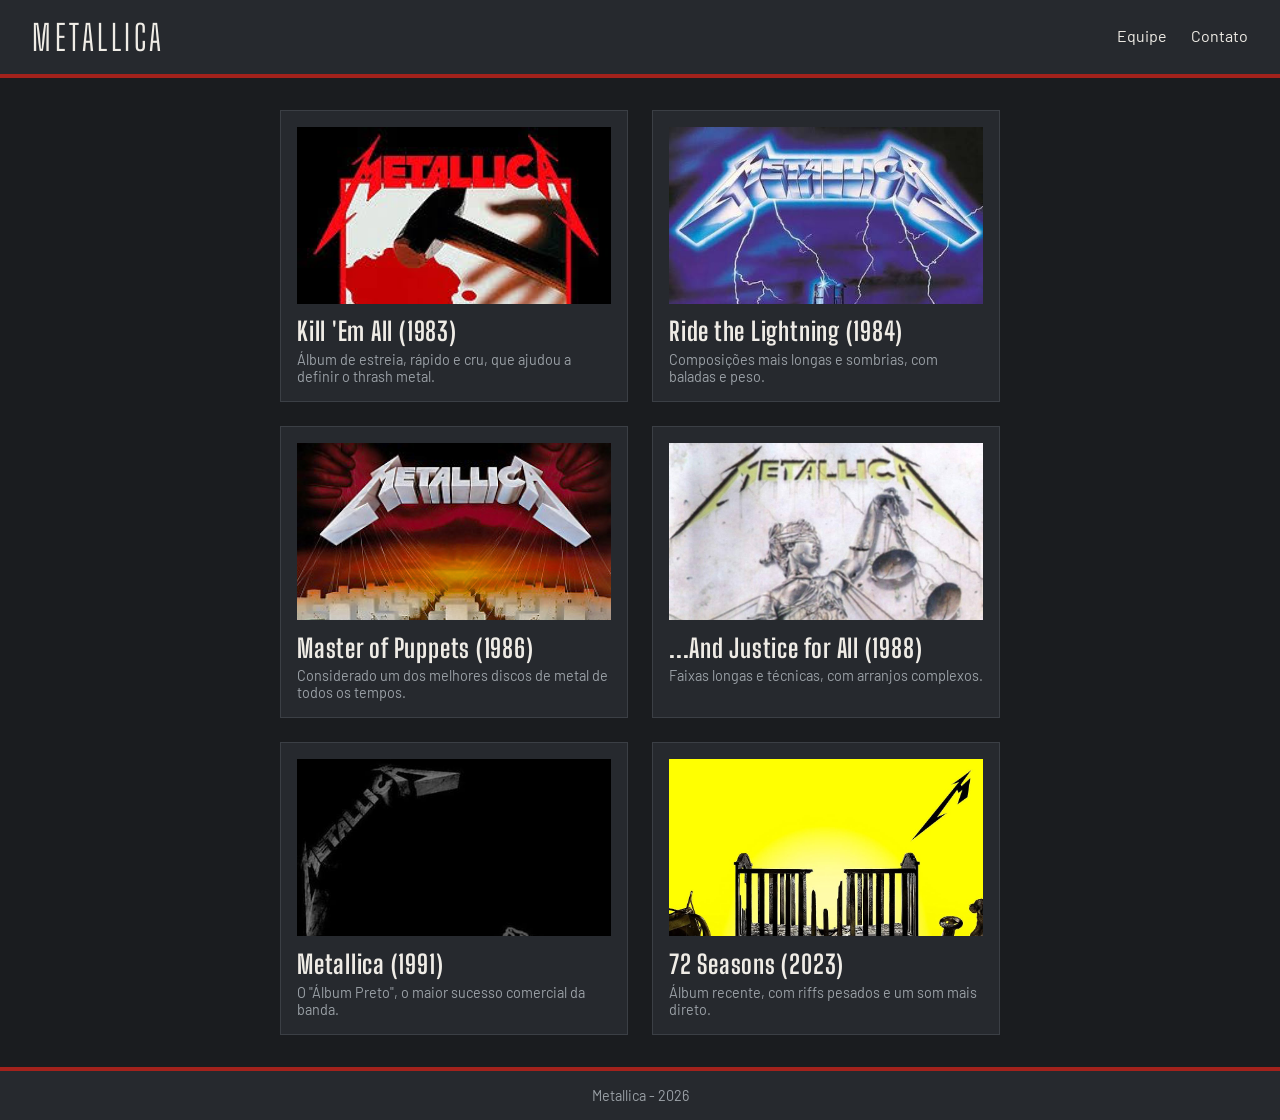
<file: index.html>
<!DOCTYPE html>
<html lang="pt-BR">
<head>
  <meta charset="UTF-8">
  <meta name="viewport" content="width=device-width, initial-scale=1">
  <title>Metallica</title>
  <link rel="stylesheet" href="style.css">
</head>
<body>
  <header>
    <a class="logo" href="index.html">Metallica</a>
    <nav>
      <a href="equipe.html">Equipe</a>
      <a href="contato.html">Contato</a>
    </nav>
  </header>
  <main>
    <section class="cards">
      <article class="card"><div class="img i1"></div><a href="https://youtube.com/playlist?list=OLAK5uy_ldzMFmDA1sFzoH15lmeU29A5DVgi9RAM8&si=0AsVQ07OhckCVEUO" target="_blank"><h2>Kill 'Em All (1983)</h2></a>
      <p>Álbum de estreia, rápido e cru, que ajudou a definir o thrash metal.</p></article>
      <article class="card"><div class="img i2"></div><a href="https://youtube.com/playlist?list=PL5JzXwEXiQuZ4vdtMTUQKgm8CevELkEbN&si=UdvaYsbobqR8ZhBN" target="_blank"><h2>Ride the Lightning (1984)</h2></a>
      <p>Composições mais longas e sombrias, com baladas e peso.</p></article>
      <article class="card"><div class="img i3"></div><a href="https://youtube.com/playlist?list=PLvyFvczmiBrunjTBsQ5jypBacIcCMDw6P&si=zWLVL56FDzpQACJo" target="_blank"><h2>Master of Puppets (1986)</h2></a>
      <p>Considerado um dos melhores discos de metal de todos os tempos.</p></article>
      <article class="card"><div class="img i4"></div><a href="https://youtube.com/playlist?list=PLvyFvczmiBrtEXuJ4mTzqIGzN1qzoue9Q&si=OZdFh2gqn53MR7Jn" target="_blank"><h2>...And Justice for All (1988)</h2></a>
      <p>Faixas longas e técnicas, com arranjos complexos.</p></article>
      <article class="card"><div class="img i5"></div><a href="https://youtube.com/playlist?list=PLbTOwtj917MHElPlnlSvWqPIFnFeLvdYO&si=nIlMtU8Q6p6VZXSL" target="_blank"><h2>Metallica (1991)</h2></a>
      <p>O "Álbum Preto", o maior sucesso comercial da banda.</p></article>
      <article class="card"><div class="img i6"></div><a href="https://youtube.com/playlist?list=PLI3ubAx48KqeMh_I3hX8qHlIVt_oKWtIv&si=lJx9goKxtK2KahFX" target="_blank"><h2>72 Seasons (2023)</h2></a>
      <p>Álbum recente, com riffs pesados e um som mais direto.</p></article>
    </section>
  </main>
  <footer>Metallica - 2026</footer>
</body></html>
</file>
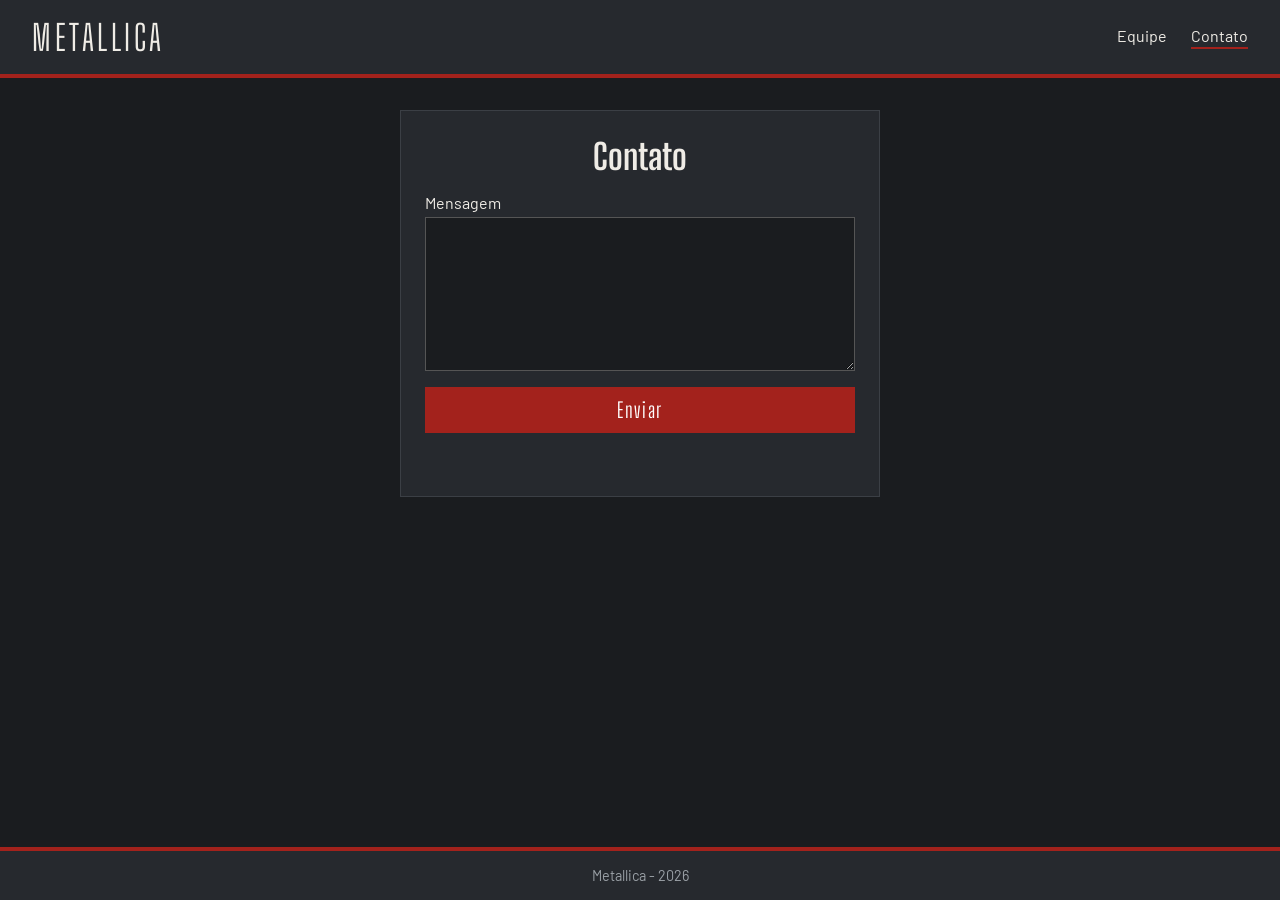
<file: contato.html>
<!DOCTYPE html>
<html lang="pt-BR">
<head>
  <meta charset="UTF-8">
  <meta name="viewport" content="width=device-width, initial-scale=1">
  <title>Metallica - Contato</title>
  <link rel="stylesheet" href="style.css">
</head>
<body>
  <header>
    <a class="logo" href="index.html">Metallica</a>
    <nav>
      <a href="equipe.html">Equipe</a>
      <a href="contato.html" aria-current="page">Contato</a>
    </nav>
  </header>
  <main>
    <form class="form" id="form">
      <h1>Contato</h1>
      <label>Mensagem
        <textarea name="mensagem" rows="7" required></textarea>
      </label>
      <button type="submit">Enviar</button>
      <p id="aviso" role="status"></p>
    </form>
  </main>
  <footer>Metallica - 2026</footer>
  <script>
    document.getElementById('form').addEventListener('submit', function (e) {
      e.preventDefault();
      document.getElementById('aviso').textContent = 'Mensagem enviada. Obrigado!';
      this.reset();
    });
  </script>
</body></html>
</file>
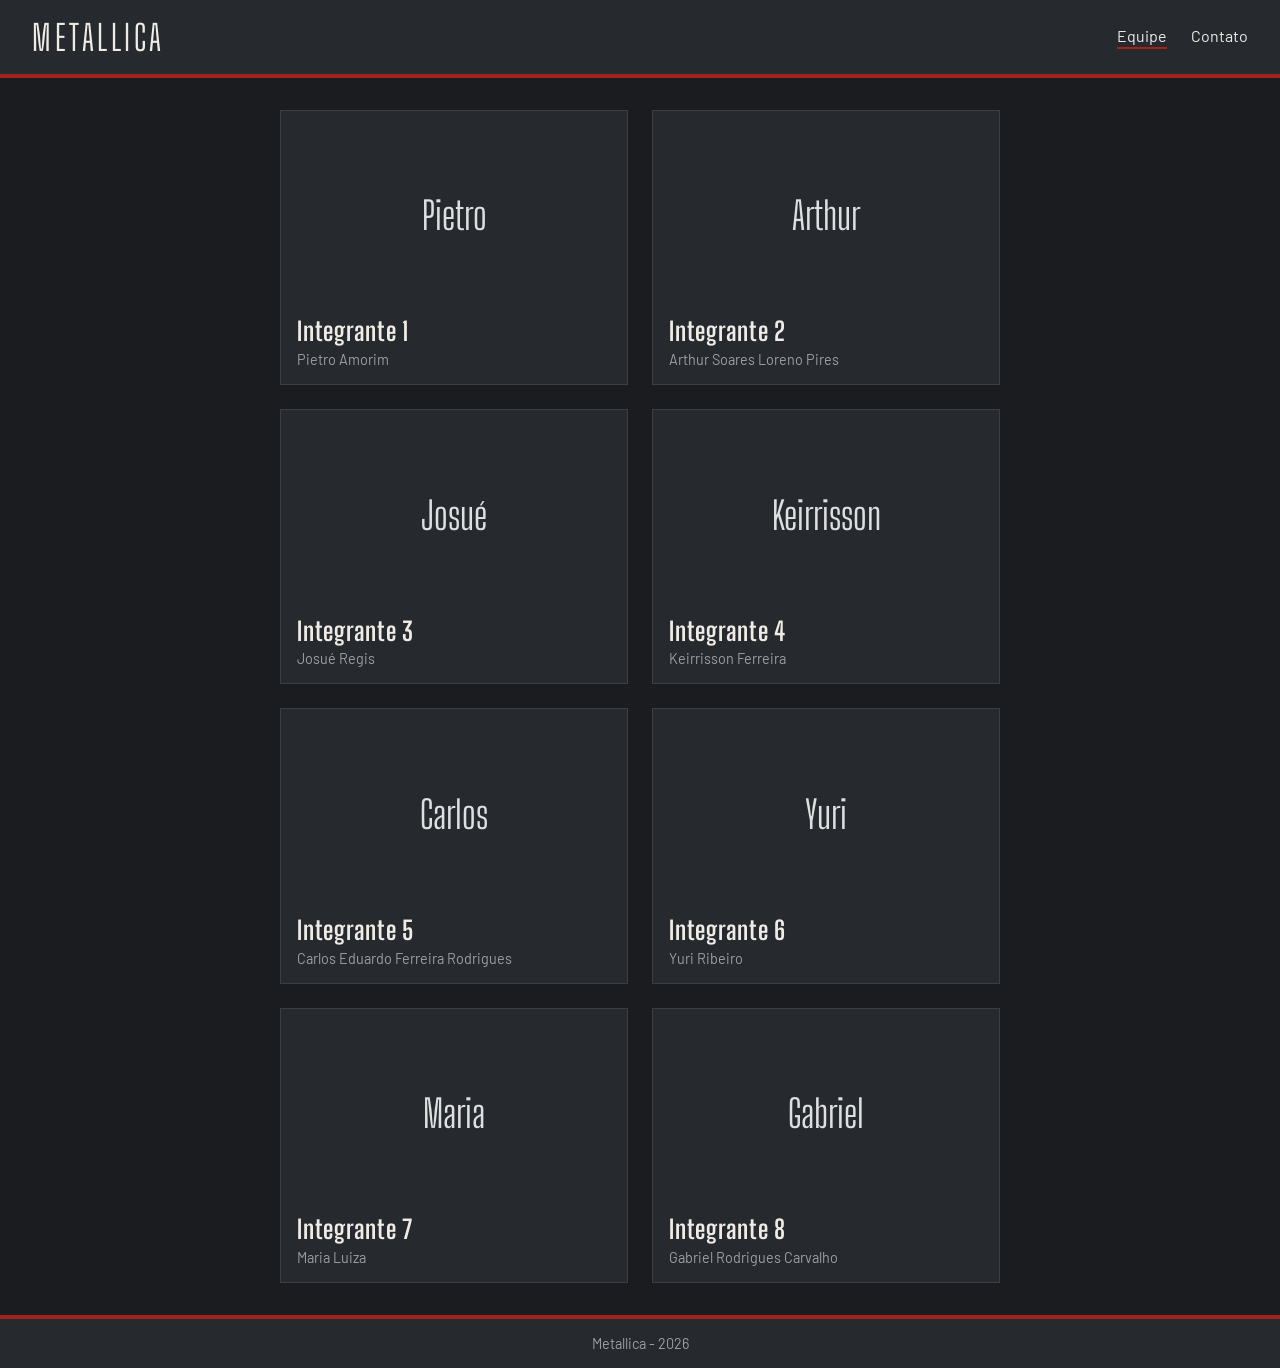
<file: equipe.html>
<!DOCTYPE html>
<html lang="pt-BR">
<head>
  <meta charset="UTF-8">
  <meta name="viewport" content="width=device-width, initial-scale=1">
  <title>Metallica - Equipe</title>
  <link rel="stylesheet" href="style.css">
</head>
<body>
  <header>
    <a class="logo" href="index.html">Metallica</a>
    <nav>
      <a href="equipe.html" aria-current="page">Equipe</a>
      <a href="contato.html">Contato</a>
    </nav>
  </header>
  <main>
    <section class="cards">
      <article class="card"><div class="img 1">Pietro</div><h2>Integrante 1</h2><p>Pietro Amorim</p></article>
      <article class="card"><div class="img 2">Arthur</div><h2>Integrante 2</h2><p>Arthur Soares Loreno Pires</p></article>
      <article class="card"><div class="img 3">Josué</div><h2>Integrante 3</h2><p>Josué Regis</p></article>
      <article class="card"><div class="img 4">Keirrisson</div><h2>Integrante 4</h2><p>Keirrisson Ferreira</p></article>
      <article class="card"><div class="img 5">Carlos</div><h2>Integrante 5</h2><p>Carlos Eduardo Ferreira Rodrigues</p></article>
      <article class="card"><div class="img 6">Yuri</div><h2>Integrante 6</h2><p>Yuri Ribeiro</p></article>
      <article class="card"><div class="img 7">Maria</div><h2>Integrante 7</h2><p>Maria Luiza</p></article>
      <article class="card"><div class="img 8">Gabriel</div><h2>Integrante 8</h2><p>Gabriel Rodrigues Carvalho</p></article>
    </section>
  </main>
  <footer>Metallica - 2026</footer>
</body></html>
</file>
<file: style.css>
@import url('https://fonts.googleapis.com/css2?family=Big+Shoulders+Display:wght@900&family=Barlow:wght@400;600&display=swap');

:root {
  --fundo: #1a1c1f;
  --chumbo: #26292e;
  --aco: #9aa0a6;
  --claro: #efece6;
  --vermelho: #a3221c;
  --titulo: 'Big Shoulders Display', Impact, sans-serif;
  --texto: 'Barlow', Arial, sans-serif;
}

* { box-sizing: border-box; margin: 0; padding: 0; }

body {
  font-family: var(--texto);
  background: var(--fundo);
  color: var(--claro);
  min-height: 100vh;
  display: flex;
  flex-direction: column;
}
a { color: inherit; text-decoration: none; }


header {
  background: var(--chumbo);
  border-bottom: 4px solid var(--vermelho);
  display: flex;
  justify-content: space-between;
  align-items: center;
  flex-wrap: wrap;
  gap: .5rem 1.5rem;
  padding: 1rem 2rem;
}
.logo {
  font-family: var(--titulo);
  font-size: 2.2rem;
  letter-spacing: .1em;
  text-transform: uppercase;
}
nav { display: flex; gap: 1.5rem; }
nav a { padding-bottom: 2px; border-bottom: 2px solid transparent; }
nav a:hover, nav a[aria-current] { border-bottom-color: var(--vermelho); }


main { flex: 1; padding: 2rem; }

.cards {
  display: grid;
  grid-template-columns: repeat(2, 1fr);
  gap: 1.5rem;
  max-width: 720px;
  margin: 0 auto;
}
.card {
  background: var(--chumbo);
  border: 1px solid #3b3f45;
  padding: 1rem;
}
.card .img {
  aspect-ratio: 16 / 9;
  margin-bottom: .8rem;
  display: flex;
  align-items: center;
  justify-content: center;
  font-family: var(--titulo);
  font-size: 2.4rem;
  color: rgba(255,255,255,.85);
}
.card h2 { font-family: var(--titulo); font-size: 1.6rem; letter-spacing: .03em; margin-bottom: .3rem; }
.card p { font-size: .9rem; color: var(--aco); }


.i1 {background-image: url(imagens/killemall.jpg); background-size: cover;} .i2 {background-image: url(imagens/ridethelightning.jpg); background-size: cover;}
.i3 { background-image: url(imagens/masterofpuppets.jpg); background-size: cover; } .i4 {background-image: url(imagens/andjusticeforall.jpg); background-size: cover;}
.i5{ background-image: url(imagens/metallica.jpg); background-size: cover; } .i6 { background-image: url(imagens/72seasons.jpg); background-size: cover; }


.form {
  max-width: 480px;
  margin: 0 auto;
  background: var(--chumbo);
  border: 1px solid #3b3f45;
  padding: 1.5rem;
  display: flex;
  flex-direction: column;
  gap: 1rem;
}
.form h1 { font-family: var(--titulo); font-size: 2.2rem; text-align: center; }
.form label { display: flex; flex-direction: column; gap: .3rem; }
.form input, .form textarea {
  font: inherit; padding: .6rem;
  background: var(--fundo); color: var(--claro);
  border: 1px solid #555; resize: vertical;
}
.form button {
  font-family: var(--titulo); font-size: 1.3rem; letter-spacing: .08em;
  padding: .7rem; background: var(--vermelho); color: #fff; border: 0; cursor: pointer;
}
.form button:hover { background: #c22a23; }
#aviso { text-align: center; min-height: 1.4em; color: var(--aco); }


footer {
  background: var(--chumbo);
  border-top: 4px solid var(--vermelho);
  text-align: center;
  padding: 1rem;
  font-size: .9rem;
  color: var(--aco);
}

:focus-visible { outline: 3px solid var(--vermelho); outline-offset: 3px; }


@media (max-width: 560px) {
  header { justify-content: center; padding: 1rem; }
  main { padding: 1.25rem 1rem; }
  .cards { grid-template-columns: 1fr; }
}
</file>
